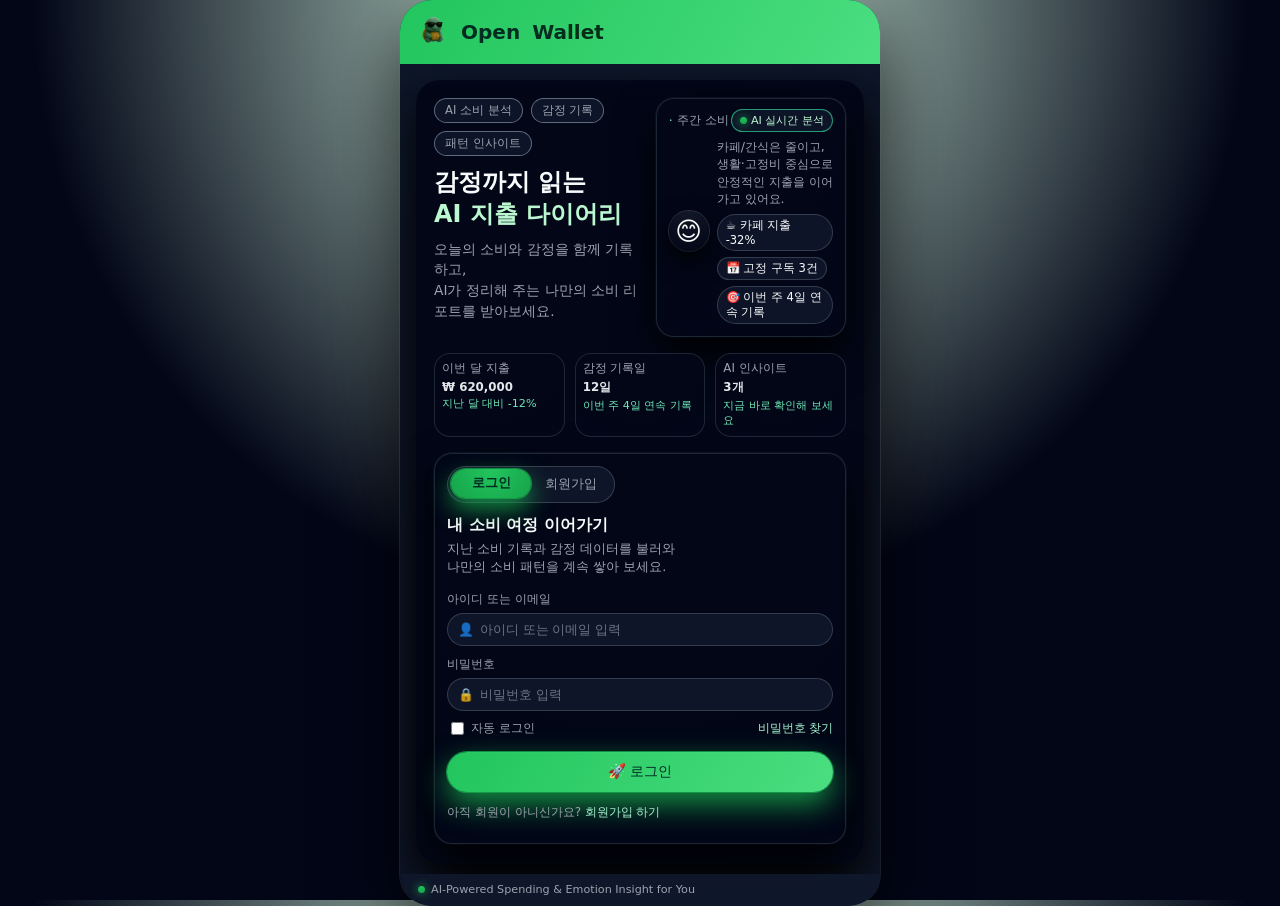
<file: login.html>
<!-- login.html -->
 <!--2025-12-07-->
<!DOCTYPE html>
<html lang="ko">
<head>
  <meta charset="UTF-8" />
  <title>Open Wallet - 로그인</title>
  <meta name="viewport" content="width=device-width, initial-scale=1.0" />
  <link rel="stylesheet" href="CSS/login.css" />
</head>
<body>
  <div class="app-shell">
    <!-- 헤더 -->
    <header class="top-header">
      <div class="logo-area">
        <div class="logo-img">
        <img src="assets/turtle-mascot.png" alt="Open Wallet Logo" />
      </div>
    <span class="logo-title">Open</span>
    <span class="logo-title bold">Wallet</span>
  </div>
</header>
    <!-- 메인 콘텐츠 -->
    <main class="content">
      <div class="auth-content">
        <section class="auth-card">
          <!-- 히어로 영역 -->
          <div class="hero">
            <!-- 왼쪽 설명 -->
            <div class="hero-left">
              <div class="hero-chips">
                <span class="chip">AI 소비 분석</span>
                <span class="chip">감정 기록</span>
                <span class="chip">패턴 인사이트</span>
              </div>
              <h1 class="hero-title">
                감정까지 읽는<br />
                <span>AI 지출 다이어리</span>
              </h1>
              <p class="hero-sub">
                오늘의 소비와 감정을 함께 기록하고,<br />
                AI가 정리해 주는 나만의 소비 리포트를 받아보세요.
              </p>
            </div>

            <!-- 오른쪽 무드 카드 -->
            <aside class="hero-right">
              <div class="mood-card">
                <div class="mood-header">
                  <div class="mood-header-main">
                    <span class="mood-dot">·</span>
                    <span class="mood-label">주간 소비</span>
                    
                  </div>
                  <span class="mood-pill">
                    <span class="dot"></span>
                    AI 실시간 분석
                  </span>
                </div>
                <div class="mood-main">
                  <div class="mood-emoji">😊</div>
                  <div class="mood-text">
                    <p class="mood-desc">
                      카페/간식은 줄이고, 생활·고정비 중심으로 안정적인 지출을 이어가고 있어요.
                    </p>
                    <div class="mood-tags">
                      <span class="mood-tag">☕ 카페 지출 -32%</span>
                      <span class="mood-tag">📅 고정 구독 3건</span>
                      <span class="mood-tag">🎯 이번 주 4일 연속 기록</span>
                    </div>
                  </div>
                </div>
              </div>
            </aside>
          </div>

          <!-- 지표 섹션 -->
          <div class="metrics-row">
            <div class="metric-card">
              <span class="metric-label">이번 달 지출</span>
              <span class="metric-value">₩ 620,000</span>
              <span class="metric-sub">지난 달 대비 -12%</span>
            </div>
            <div class="metric-card">
              <span class="metric-label">감정 기록일</span>
              <span class="metric-value">12일</span>
              <span class="metric-sub">이번 주 4일 연속 기록</span>
            </div>
            <div class="metric-card">
              <span class="metric-label">AI 인사이트</span>
              <span class="metric-value">3개</span>
              <span class="metric-sub">지금 바로 확인해 보세요</span>
            </div>
          </div>

          <!-- 로그인 / 회원가입 패널 -->
          <section class="auth-panel">
            <!-- 탭 -->
            <div class="auth-tabs">
              <button
                id="tab-login"
                class="auth-tab active"
                type="button"
                data-target="login"
              >
                로그인
              </button>
              <button
                id="tab-signup"
                class="auth-tab"
                type="button"
                data-target="signup"
              >
                회원가입
              </button>
            </div>

            <!-- 로그인 패널 -->
            <div id="panel-login" class="auth-form-panel active">
              <h2 class="panel-title">내 소비 여정 이어가기</h2>
              <p class="panel-sub">
                지난 소비 기록과 감정 데이터를 불러와<br />
                나만의 소비 패턴을 계속 쌓아 보세요.
              </p>

              <div class="form-group">
                <label for="login-id">아이디 또는 이메일</label>
                <div class="field-wrap">
                  <span class="field-icon">👤</span>
                  <input
                    id="login-id"
                    type="text"
                    placeholder="아이디 또는 이메일 입력"
                  />
                </div>
              </div>

              <div class="form-group">
                <label for="login-pw">비밀번호</label>
                <div class="field-wrap">
                  <span class="field-icon">🔒</span>
                  <input
                    id="login-pw"
                    type="password"
                    placeholder="비밀번호 입력"
                  />
                </div>
              </div>

              <div class="form-row-small">
                <label class="checkbox-row">
                  <input type="checkbox" />
                  <span>자동 로그인</span>
                </label>
                <button class="link-text small" type="button">
                  비밀번호 찾기
                </button>
              </div>

              <div class="btn-row">
                <button
                  id="btn-login-submit"
                  type="button"
                  class="btn btn-fill"
                >
                  <span class="btn-icon">🚀</span>
                  <span>로그인</span>
                </button>
              </div>

              <p class="panel-bottom-text">
                아직 회원이 아니신가요?
                <button
                  id="link-go-signup"
                  type="button"
                  class="link-text"
                >
                  회원가입 하기
                </button>
              </p>
            </div>

            <!-- 회원가입 패널 -->
            <div id="panel-signup" class="auth-form-panel">
              <h2 class="panel-title">새 계정으로 시작하기</h2>
              <p class="panel-sub">
                오늘부터의 소비와 감정을 함께 기록하고,<br />
                AI 인사이트를 받아보세요.
              </p>

              <div class="form-group">
                <label for="signup-id">아이디</label>
                <div class="field-wrap">
                  <span class="field-icon">👤</span>
                  <input
                    id="signup-id"
                    type="text"
                    placeholder="아이디 입력"
                  />
                </div>
              </div>

              <div class="form-group">
                <label for="signup-pw">비밀번호</label>
                <div class="field-wrap">
                  <span class="field-icon">🔒</span>
                  <input
                    id="signup-pw"
                    type="password"
                    placeholder="8자 이상, 영문/숫자 조합"
                  />
                </div>
              </div>

              <div class="form-group">
                <label for="signup-pw2">비밀번호 확인</label>
                <div class="field-wrap">
                  <span class="field-icon">✅</span>
                  <input
                    id="signup-pw2"
                    type="password"
                    placeholder="비밀번호 한 번 더 입력"
                  />
                </div>
                <div id="signup-note" class="form-note"></div>
              </div>

              <div class="btn-row">
                <button
                  id="btn-signup-submit"
                  type="button"
                  class="btn btn-fill"
                >
                  <span class="btn-icon">✨</span>
                  <span>회원가입</span>
                </button>
              </div>

              <p class="panel-bottom-text">
                이미 회원이신가요?
                <button
                  id="link-go-login"
                  type="button"
                  class="link-text"
                >
                  로그인으로 돌아가기
                </button>
              </p>
            </div>
          </section>
        </section>
      </div>
    </main>

    <!-- 푸터 -->
    <footer class="auth-footer">
      <span class="status-dot"></span>
      <span class="footer-text">
        AI-Powered Spending &amp; Emotion Insight for You
      </span>
    </footer>
  </div>

  <!-- 토스트 -->
  <div id="auth-toast" class="auth-toast"></div>

  <script src="Js/login.js"></script>
</body>
</html>
</file>
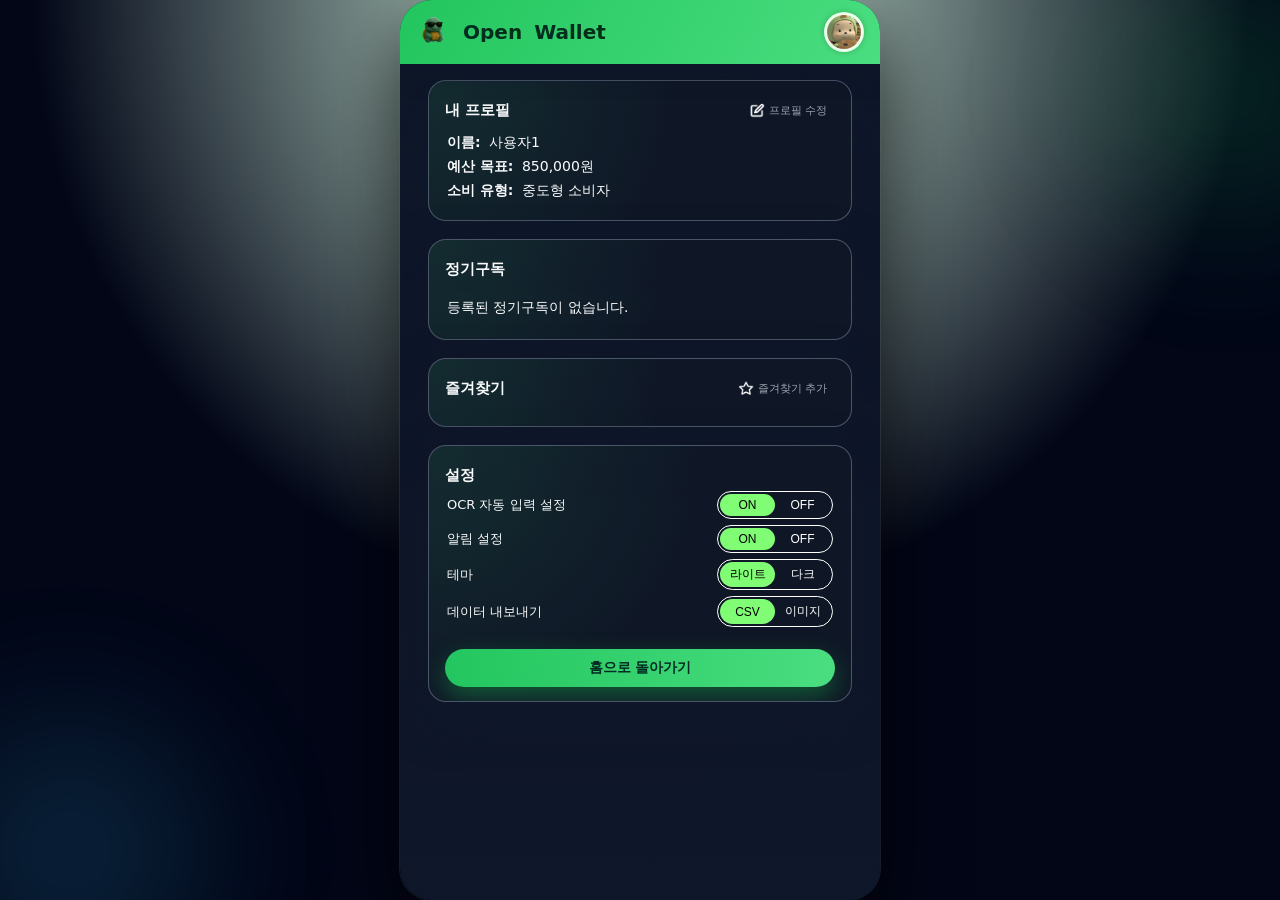
<file: Profile.html>
<!--Profile.html-->
<!--2025-12-07-->
<!DOCTYPE html>
<html lang="ko">
<head>
  <meta charset="UTF-8" />
  <meta name="viewport" content="width=device-width, initial-scale=1.0" />
  <title>Open Wallet - Profile</title>

  <!-- 프로필 전용 CSS -->
  <link rel="stylesheet" href="CSS/profile.css" />
  <link rel="stylesheet" href="CSS/styles.css" />
</head>
<body>
  <div id="app-root">
    <div class="app-shell">
      <!-- 헤더: 메인과 동일 -->
      <header class="top-header">
        <div class="logo-area">
          <img src="assets/turtle-mascot.png" alt="Open Wallet Logo" class="logo-img" />
          <span class="logo-title bold">Open</span>
          <span class="logo-title bold">Wallet</span>
        </div>
        <button class="profile-btn" type="button" onclick="location.href='Profile.html'">
          <div class="profile-icon">
            <img src="assets/profile-jjeong.png" alt="사용자 프로필 이미지" />
          </div>
        </button>
      </header>

      <main class="content">

      <!-- 내 프로필 -->
      <section class="profile-section">
        <div class="profile-card">
          <div class="profile-card-inner">
            <div class="profile-section-header">
              <h2 class="profile-section-title">내 프로필</h2>
              <!-- ✅ 프로필 수정 버튼에 id 추가 -->
              <button type="button" class="text-icon-btn" id="profileEditBtn">
                <img src="assets/profileEdit.png" alt="" class="icon-img" />
                <span>프로필 수정</span>
              </button>
            </div>

            <!-- ✅ 표시용 영역 -->
            <div class="profile-info" id="profileView">
              <p>
                <span class="profile-label">이름:</span>
                <span id="profileNameDisplay">사용자1</span>
              </p>
              <p>
                <span class="profile-label">예산 목표:</span>
                <span id="profileBudgetDisplay">850,000원</span>
              </p>
              <p>
                <span class="profile-label">소비 유형:</span>
                <span id="profileTypeDisplay">중도형 소비자</span>
              </p>
            </div>

            <!-- ✅ 수정용 폼 (처음엔 숨김) -->
            <form id="profileEditForm" class="profile-edit-form" style="display: none;">
              <div class="profile-edit-row">
                <label for="profileNameInput" class="profile-edit-label">이름</label>
                <input
                  id="profileNameInput"
                  type="text"
                  class="profile-edit-input"
                  placeholder="이름을 입력하세요"
                />
              </div>

              <div class="profile-edit-row">
                <label for="profileBudgetInput" class="profile-edit-label">예산 목표 (원)</label>
                <input
                  id="profileBudgetInput"
                  type="number"
                  min="0"
                  class="profile-edit-input"
                  placeholder="예: 850000"
                />
              </div>

              <div class="profile-edit-row">
                <label for="profileTypeInput" class="profile-edit-label">소비 유형</label>
                <input
                  id="profileTypeInput"
                  type="text"
                  class="profile-edit-input"
                  placeholder="예: 중도형 소비자"
                />
              </div>

              <div class="profile-edit-actions">
                <button type="submit" class="profile-save-btn">저장</button>
                <button type="button" class="profile-cancel-btn" id="profileEditCancelBtn">
                  취소
                </button>
              </div>
            </form>
          </div>
        </div>
      </section>

      <!-- 정기구독 -->
      <section class="profile-section" id="subscribeSection">
        <div class="profile-card">
          <div class="profile-card-inner">
            <div class="profile-section-header">
              <h2 class="profile-section-title">정기구독</h2>
              <div class="favorite-actions subscribe-actions">
              </div>
            </div>
            <ul class="favorite-list subscribe-list">
              <li class="favorite-item subscribe-item">
                <p class="favorite-name">상품명: 커피</p>
                <p class="favorite-meta">날짜: 매월 28일, 금액: 4,900원, 카테고리: 식비</p>
                <button class="favorite-delete-btn subscribe-delete-btn" data-id="UUID...">
                  <img src="assets/delete.png" class="favorite-delete-icon">
                </button>
              </li>
              <li class="favorite-item subscribe-item">
                <p class="favorite-name">상품명: 챗지피티</p>
                <p class="favorite-meta">날짜: 매월 20일, 금액: 32,751원, 카테고리: 기타</p>
                <button class="favorite-delete-btn subscribe-delete-btn" data-id="UUID...">
                  <img src="assets/delete.png" class="favorite-delete-icon">
                </button>
              </li>
            </ul>
          </div>
        </div>
      </section>

        <!-- 즐겨찾기 -->
        <section class="profile-section">
          <div class="profile-card">
            <div class = "profile-card-inner">
            <div class="profile-section-header">
              <h2 class="profile-section-title">즐겨찾기</h2>
              <div class="favorite-actions">
                <button type="button" class="text-icon-btn">
                  <img src="assets/star.png" alt="" class="icon-img" />
                  <span>즐겨찾기 추가</span>
                </button>
              </div>
            
            </div>
            <ul class="favorite-list">
              <li class="favorite-item">
                <p class="favorite-name">상품명: 커피</p>
                <p class="favorite-meta">금액: 4,900원, 카테고리: 식비</p>
                <button class="favorite-delete-btn" data-id="UUID...">
                  <img src="assets/delete.png" class="favorite-delete-icon">
                </button>
              </li>
              <li class="favorite-item">
                <p class="favorite-name">상품명: 챗지피티</p>
                <p class="favorite-meta">금액: 32,751원, 카테고리: 기타</p>
                <button class="favorite-delete-btn" data-id="UUID...">
                  <img src= "assets/delete.png" class="favorite-delete-icon">
                </button>
              </li>
            </ul>
          </div>
          </div>
        </section>

        <!-- 설정 -->
        <section class="profile-section">
          <div class="profile-card">
            <div class = "profile-card-inner">
            <h2 class="profile-section-title">설정</h2>

            <div class="setting-row">
              <span class="setting-label">OCR 자동 입력 설정</span>
              <div class="toggle-group">
                <button type="button" class="toggle-btn toggle-btn-active">ON</button>
                <button type="button" class="toggle-btn">OFF</button>
              </div>
            </div>

            <div class="setting-row">
              <span class="setting-label">알림 설정</span>
              <div class="toggle-group">
                <button type="button" class="toggle-btn toggle-btn-active">ON</button>
                <button type="button" class="toggle-btn">OFF</button>
              </div>
            </div>

            <div class="setting-row">
              <span class="setting-label">테마</span>
              <div class="toggle-group">
                <button type="button" class="toggle-btn toggle-btn-active">라이트</button>
                <button type="button" class="toggle-btn">다크</button>
              </div>
            </div>

            <div class="setting-row">
              <span class="setting-label">데이터 내보내기</span>
              <div class="toggle-group">
                <button type="button" class="toggle-btn toggle-btn-active">CSV</button>
                <button type="button" class="toggle-btn">이미지</button>
              </div>
            </div>
            <button
        type="button"
        class="back-home-btn"
        onclick="location.href='index.html'"
      >
        홈으로 돌아가기
      </button>
          </div>
          </div>
        </section>

      </main>
    </div>
  </div>
  <div class="add-panel-backdrop" id="addPanel">
    <div class="add-panel">
      <div class="add-panel-handle"></div>
      <div id="addPanelContent"></div>
    </div>
  </div>


  <script src="Js/Profile.js"></script>
</body>
</html>
</file>
<file: CSS/login.css>
/* CSS/login.css */
/* 2025-12-07 */
* {
  box-sizing: border-box;
}

:root {
  --ow-green: #76f36b;
  --ow-green-strong: #22c55e;
  --ow-bg: #050816;
  --ow-card-bg: rgba(17, 24, 39, 0.96);
  --ow-card-border: rgba(148, 163, 184, 0.45);
  --ow-text-main: #f9fafb;
  --ow-text-sub: #9ca3af;
  --ow-radius-lg: 18px;
}

html,
body {
  margin: 0;
  padding: 0;
  height: 100%;
}

body {
  margin: 0;
  font-family: "Noto Sans KR", system-ui, -apple-system, BlinkMacSystemFont,
    sans-serif;
  min-height: 100vh;
  color: var(--ow-text-main);
  background: radial-gradient(circle at top, #22c55e33 0, #020617 55%);
}

/* =========================
   app-shell
   ========================= */
.app-shell {
  width: 100%;
  max-width: 480px;
  margin: 0 auto;
  position: relative;
  min-height: 100vh;
  display: flex;
  flex-direction: column;
  border-radius: 32px;
  background: radial-gradient(circle at top, #022c22 0, #020617 40%, #020617);
  overflow: hidden;
  box-shadow:
    0 32px 80px rgba(0, 0, 0, 0.75),
    0 0 0 1px rgba(148, 163, 184, 0.25);
}

.app-shell::before {
  content: "";
  position: absolute;
  inset: 0;
  background: linear-gradient(135deg, #22c55e20, transparent 60%, #38bdf820);
  mix-blend-mode: screen;
  pointer-events: none;
}

/* =========================
   헤더
   ========================= */
.top-header {
  position: relative;
  height: 64px;
  background: linear-gradient(120deg, #22c55e, #4ade80, #22c55e);
  background-size: 200% 200%;
  display: flex;
  justify-content: space-between;
  align-items: center;
  padding: 0 16px;
  box-shadow: 0 8px 18px rgba(15, 23, 42, 0.65);
  animation: headerGlow 8s ease-in-out infinite;
  z-index: 2;
}

.logo-area { display: flex; align-items: center; gap: 10px; }
.logo-img {
  width: 35px;
  height: 35px;
  border-radius: 50%;
  object-fit: cover;
}

.logo-img img {
  width: 100%;
  height: 100%;
  object-fit: cover;
  border-radius: 50%;
  display: block;
}

.logo-title {
  font-size: 20px;
  line-height: 1;
  color: #022c22;
  font-weight: 600;
}

.logo-title.bold {
  margin-left: 2px;
  font-weight: 800;
  background: linear-gradient(90deg, #022c22, #052e16);
  -webkit-background-clip: text;
  color: transparent;
}

/* =========================
   메인 / 카드
   ========================= */
.content {
  position: relative;
  flex: 1;
  padding: 16px 16px 10px;
  overflow-y: auto;
  background: linear-gradient(
    180deg,
    rgba(15, 23, 42, 0.95),
    rgba(15, 23, 42, 0.98)
  );
  backdrop-filter: blur(18px);
}

.auth-content {
  display: flex;
}

.auth-card {
  position: relative;
  width: 100%;
  min-height: calc(100vh - 64px - 52px);
  border-radius: 24px;
  padding: 18px 18px 14px;
  background: radial-gradient(circle at top left, #020617, #020617f2);
  box-shadow:
    0 20px 48px rgba(0, 0, 0, 0.95),
    0 0 0 1px rgba(15, 23, 42, 0.95);
  animation: cardFadeIn 0.4s ease-out;
}

/* =========================
   히어로 영역
   ========================= */
.hero {
  display: grid;
  grid-template-columns: minmax(0, 1.2fr) minmax(0, 1.1fr);
  gap: 14px;
  margin-bottom: 16px;
}

.hero-left {
  display: flex;
  flex-direction: column;
}

.hero-chips {
  display: flex;
  flex-wrap: wrap;
  gap: 8px;
  margin-bottom: 10px;
}

.chip {
  font-size: 0.72rem;
  padding: 4px 10px;
  border-radius: 999px;
  border: 1px solid rgba(148, 163, 184, 0.6);
  background: rgba(15, 23, 42, 0.9);
  color: var(--ow-text-sub);
}

.hero-title {
  margin: 0 0 8px;
  font-size: 1.5rem;
  line-height: 1.35;
}

.hero-title span {
  color: #bbf7d0;
}

.hero-sub {
  margin: 0;
  font-size: 0.86rem;
  color: var(--ow-text-sub);
  line-height: 1.5;
}

/* 오른쪽 무드 카드 */
.hero-right {
  display: flex;
  justify-content: flex-end;
}

.mood-card {
  width: 100%;
  border-radius: 18px;
  padding: 10px 12px 12px;
  background: radial-gradient(circle at top left, #020617, #020617f2);
  border: 1px solid rgba(31, 41, 55, 0.95);
  box-shadow:
    0 18px 40px rgba(0, 0, 0, 0.95),
    0 0 0 1px rgba(15, 23, 42, 0.95);
  animation: floatCard 7s ease-in-out infinite;
}

.mood-header {
  display: flex;
  justify-content: space-between;
  align-items: center;
  margin-bottom: 6px;
}

/* 👉 한 줄 무드 헤더 */
.mood-header-main {
  display: inline-flex;
  align-items: center;
  gap: 4px;
  white-space: nowrap;
}

.mood-label {
  font-size: 0.78rem;
  color: var(--ow-text-sub);
}

.mood-dot {
  font-size: 0.78rem;
  color: #6ee7b7;
}

.mood-inline-title {
  font-size: 0.88rem;
  font-weight: 600;
  color: #e5e7eb;
}

.mood-pill {
  display: inline-flex;
  align-items: center;
  gap: 4px;
  border-radius: 999px;
  border: 1px solid rgba(52, 211, 153, 0.7);
  padding: 3px 8px;
  font-size: 0.7rem;
  color: #bbf7d0;
  background: rgba(15, 23, 42, 0.9);
}

.mood-pill .dot {
  width: 7px;
  height: 7px;
  border-radius: 999px;
  background: radial-gradient(circle at top, #22c55e, #16a34a);
  box-shadow: 0 0 10px rgba(34, 197, 94, 0.9);
}

.mood-main {
  display: flex;
  gap: 8px;
  align-items: center;
}

.mood-emoji {
  width: 40px;
  height: 40px;
  border-radius: 999px;
  display: flex;
  align-items: center;
  justify-content: center;
  font-size: 1.6rem;
  background: radial-gradient(circle at top, #111827, #020617);
  box-shadow:
    0 10px 24px rgba(0, 0, 0, 0.9),
    0 0 0 1px rgba(55, 65, 81, 0.9);
}

.mood-text {
  flex: 1;
}

.mood-desc {
  margin: 0;
  font-size: 0.78rem;
  color: var(--ow-text-sub);
  line-height: 1.4;
}

.mood-tags {
  display: flex;
  flex-wrap: wrap;
  gap: 6px;
  margin-top: 6px;
}

.mood-tag {
  font-size: 0.72rem;
  padding: 3px 8px;
  border-radius: 999px;
  background: rgba(15, 23, 42, 0.9);
  border: 1px solid rgba(55, 65, 81, 0.9);
}

/* =========================
   지표 섹션
   ========================= */
.metrics-row {
  display: grid;
  grid-template-columns: repeat(3, minmax(0, 1fr));
  gap: 10px;
  margin-bottom: 16px;
}

.metric-card {
  border-radius: 16px;
  padding: 7px 7px 8px;
  background: radial-gradient(circle at top, #020617, #020617f2);
  border: 1px solid rgba(31, 41, 55, 0.95);
  font-size: 0.74rem;
}

.metric-label {
  display: block;
  color: var(--ow-text-sub);
  margin-bottom: 3px;
}

.metric-value {
  display: block;
  font-weight: 600;
  color: #e5e7eb;
  margin-bottom: 2px;
}

.metric-sub {
  display: block;
  font-size: 0.7rem;
  color: #6ee7b7;
}

/* =========================
   로그인/회원가입 패널
   ========================= */
.auth-panel {
  border-radius: 18px;
  padding: 12px 12px 10px;
  background: radial-gradient(circle at top, #020617, #020617f2);
  border: 1px solid rgba(31, 41, 55, 0.95);
  box-shadow:
    0 18px 40px rgba(0, 0, 0, 0.95),
    0 0 0 1px rgba(15, 23, 42, 0.95);
  animation: slideUp 0.45s ease-out;
}

.auth-tabs {
  display: inline-flex;
  padding: 3px;
  border-radius: 999px;
  background: rgba(15, 23, 42, 0.95);
  border: 1px solid rgba(55, 65, 81, 0.95);
  margin-bottom: 12px;
}

.auth-tab {
  border: none;
  padding: 6px 14px;
  border-radius: 999px;
  font-size: 0.8rem;
  color: var(--ow-text-sub);
  background: transparent;
  cursor: pointer;
  min-width: 80px;
  transition:
    background 0.18s ease-out,
    color 0.18s ease-out,
    box-shadow 0.18s ease-out,
    transform 0.12s ease-out;
}

.auth-tab.active {
  background: radial-gradient(circle at top, #22c55e, #16a34a);
  color: #022c22;
  font-weight: 600;
  box-shadow:
    0 10px 24px rgba(22, 163, 74, 0.9),
    0 0 0 1px rgba(22, 163, 74, 0.8);
  transform: translateY(-1px);
}

.auth-form-panel {
  display: none;
  animation: fadeSlideIn 0.25s ease-out;
}

.auth-form-panel.active {
  display: block;
}

.panel-title {
  margin: 0 0 4px;
  font-size: 1rem;
}

.panel-sub {
  margin: 0 0 14px;
  font-size: 0.8rem;
  color: var(--ow-text-sub);
  line-height: 1.45;
}

/* 폼 공통 */
.form-group {
  display: flex;
  flex-direction: column;
  gap: 5px;
  margin-top: 10px;
}

.form-group label {
  font-size: 0.76rem;
  color: var(--ow-text-sub);
}

.field-wrap {
  position: relative;
  display: flex;
  align-items: center;
  border-radius: 999px;
  padding: 7px 10px 7px 30px;
  border: 1px solid rgba(55, 65, 81, 0.9);
  background: rgba(15, 23, 42, 0.95);
  transition:
    border-color 0.18s ease-out,
    box-shadow 0.18s ease-out,
    background 0.18s ease-out;
}

.field-wrap:focus-within {
  border-color: rgba(52, 211, 153, 0.9);
  box-shadow:
    0 0 0 1px rgba(52, 211, 153, 0.8),
    0 0 16px rgba(16, 185, 129, 0.45);
  background: rgba(15, 23, 42, 0.98);
}

.field-wrap input {
  flex: 1;
  border: none;
  outline: none;
  background: transparent;
  color: var(--ow-text-main);
  font-size: 0.82rem;
}

.field-wrap input::placeholder {
  color: #6b7280;
}

.field-icon {
  position: absolute;
  left: 10px;
  font-size: 0.8rem;
  opacity: 0.9;
}

.form-row-small {
  display: flex;
  justify-content: space-between;
  align-items: center;
  margin: 8px 0 14px;
  font-size: 0.75rem;
  color: var(--ow-text-sub);
}

.checkbox-row {
  display: inline-flex;
  align-items: center;
  gap: 4px;
}

.checkbox-row input {
  accent-color: var(--ow-green-strong);
}

/* 버튼 */
.btn-row {
  display: flex;
  gap: 10px;
  margin-top: 8px;
}

.btn {
  flex: 1;
  border-radius: 999px;
  border: 1px solid rgba(55, 65, 81, 0.9);
  padding: 10px 12px;
  font-size: 0.85rem;
  cursor: pointer;
  background: rgba(15, 23, 42, 0.9);
  color: var(--ow-text-main);
  display: inline-flex;
  align-items: center;
  justify-content: center;
  gap: 4px;
  transition:
    transform 0.12s ease-out,
    box-shadow 0.16s ease-out,
    background 0.16s ease-out,
    border-color 0.16s ease-out;
}

.btn-fill {
  background: linear-gradient(
    120deg,
    var(--ow-green-strong),
    #4ade80,
    var(--ow-green-strong)
  );
  border-color: transparent;
  color: #022c22;
  box-shadow:
    0 12px 30px rgba(22, 163, 74, 0.9),
    0 0 0 1px rgba(22, 163, 74, 0.85);
  background-size: 200% 200%;
  animation: btnGlow 7s ease-in-out infinite;
}

.btn:hover {
  transform: translateY(-1px);
  box-shadow:
    0 14px 32px rgba(0, 0, 0, 0.9),
    0 0 0 1px rgba(148, 163, 184, 0.7);
}

.btn:active {
  transform: translateY(1px) scale(0.99);
  box-shadow:
    0 8px 20px rgba(0, 0, 0, 0.85),
    0 0 0 1px rgba(55, 65, 81, 0.8);
}

.btn-icon {
  font-size: 0.9rem;
}

.link-text {
  border: none;
  background: none;
  color: #a7f3d0;
  font-size: 0.75rem;
  cursor: pointer;
  padding: 0;
}

.link-text.small {
  font-size: 0.72rem;
}

.link-text:hover {
  text-decoration: underline;
}

.panel-bottom-text {
  margin-top: 12px;
  font-size: 0.75rem;
  color: var(--ow-text-sub);
}

/* 회원가입 비밀번호 안내 */
.form-note {
  min-height: 16px;
  font-size: 0.72rem;
  margin-top: 4px;
}

.form-note.ok {
  color: #bbf7d0;
}

.form-note.error {
  color: #fecaca;
}

/* =========================
   푸터 & 토스트
   ========================= */
.auth-footer {
  position: relative;
  z-index: 1;
  padding: 8px 18px 10px;
  border-top: 1px solid rgba(15, 23, 42, 0.95);
  display: flex;
  align-items: center;
  gap: 6px;
  font-size: 0.7rem;
  color: var(--ow-text-sub);
  background: linear-gradient(
    180deg,
    rgba(15, 23, 42, 0.96),
    rgba(15, 23, 42, 0.98)
  );
}

.status-dot {
  width: 7px;
  height: 7px;
  border-radius: 999px;
  background: radial-gradient(circle at top, #22c55e, #16a34a);
  box-shadow: 0 0 10px rgba(34, 197, 94, 0.9);
}

.footer-text {
  white-space: nowrap;
  overflow: hidden;
  text-overflow: ellipsis;
}

.auth-toast {
  position: fixed;
  left: 50%;
  bottom: -80px;
  transform: translateX(-50%);
  background: rgba(15, 23, 42, 0.98);
  color: #e5e7eb;
  padding: 9px 14px;
  border-radius: 999px;
  font-size: 0.78rem;
  box-shadow:
    0 16px 40px rgba(0, 0, 0, 0.95),
    0 0 0 1px rgba(148, 163, 184, 0.65);
  opacity: 0;
  transition: bottom 0.25s ease-out, opacity 0.25s ease-out;
  z-index: 40;
  max-width: 90%;
  white-space: nowrap;
  overflow: hidden;
  text-overflow: ellipsis;
}

.auth-toast.show {
  bottom: 96px;
  opacity: 1;
}

/* 스크롤바 */
*::-webkit-scrollbar {
  width: 5px;
  height: 5px;
}
*::-webkit-scrollbar-track {
  background: transparent;
}
*::-webkit-scrollbar-thumb {
  background-color: #4b5563;
  border-radius: 999px;
}
*::-webkit-scrollbar-thumb:hover {
  background-color: #9ca3af;
}

/* 애니메이션 */
@keyframes headerGlow {
  0%,
  100% {
    background-position: 0% 50%;
  }
  50% {
    background-position: 100% 50%;
  }
}

@keyframes btnGlow {
  0%,
  100% {
    background-position: 0% 50%;
  }
  50% {
    background-position: 100% 50%;
  }
}

@keyframes fadeSlideIn {
  from {
    opacity: 0;
    transform: translateY(6px);
  }
  to {
    opacity: 1;
    transform: translateY(0);
  }
}

@keyframes floatCard {
  0%,
  100% {
    transform: translateY(0);
  }
  50% {
    transform: translateY(-4px);
  }
}

@keyframes slideUp {
  from {
    opacity: 0;
    transform: translateY(12px);
  }
  to {
    opacity: 1;
    transform: translateY(0);
  }
}

@keyframes cardFadeIn {
  from {
    opacity: 0;
    transform: translateY(8px);
  }
  to {
    opacity: 1;
    transform: translateY(0);
  }
}

/* 반응형 */
@media (max-width: 520px) {
  .app-shell {
    border-radius: 0;
    max-width: 100%;
  }

  .hero {
    grid-template-columns: minmax(0, 1fr);
  }

  .mood-header-main {
    max-width: 100%;
  }
}
</file>
<file: CSS/profile.css>
* {
  box-sizing: border-box;
}

:root {
  --ow-green: #76f36b;
  --ow-green-strong: #22c55e;
  --ow-bg: #050816;
  --ow-card-bg: rgba(17, 24, 39, 0.82);
  --ow-card-border: rgba(148, 163, 184, 0.45);
  --ow-text-main: #f9fafb;
  --ow-text-sub: #9ca3af;
  --ow-radius-lg: 18px;
}

/* 전체 배경 */
body {
  margin: 0;
  font-family: "Noto Sans KR", system-ui, -apple-system, BlinkMacSystemFont,
    sans-serif;
  min-height: 100vh;
  color: var(--ow-text-main);
  background: radial-gradient(circle at top, #22c55e33 0, #020617 55%);
  position: relative;
  display: block;
  overflow: auto;
}

body::before,
body::after {
  content: "";
  position: fixed;
  width: 420px;
  height: 420px;
  border-radius: 999px;
  filter: blur(60px);
  opacity: 0.6;
  z-index: -1;
  pointer-events: none;
}
body::before {
  top: -120px;
  right: -160px;
  background: radial-gradient(circle, #22c55e55, transparent 70%);
}
body::after {
  bottom: -160px;
  left: -140px;
  background: radial-gradient(circle, #38bdf855, transparent 70%);
}

/* 모바일 카드 프레임 */
.app-shell {
  width: 100%;
  max-width: 480px;
  margin: 0 auto;
  position: relative;
  min-height: 100vh;
  display: flex;
  flex-direction: column;
  border-radius: 32px;
  background: radial-gradient(circle at top, #022c22 0, #020617 40%, #020617 100%);
  overflow: hidden;
  box-shadow:
    0 32px 80px rgba(0, 0, 0, 0.75),
    0 0 0 1px rgba(148, 163, 184, 0.25);
}

.app-shell::before {
  content: "";
  position: absolute;
  inset: 0;
  background: linear-gradient(135deg, #22c55e20, transparent 60%, #38bdf820);
  mix-blend-mode: screen;
  pointer-events: none;
}

/* 헤더 */
.top-header {
  position: relative;
  height: 64px;
  background: linear-gradient(120deg, #22c55e, #4ade80, #22c55e);
  background-size: 200% 200%;
  display: flex;
  justify-content: space-between;
  align-items: center;
  padding: 0 16px;
  box-shadow: 0 8px 18px rgba(15, 23, 42, 0.65);
  animation: headerGlow 8s ease-in-out infinite;
  z-index: 2;
}

.logo-area {
  display: flex;
  align-items: center;
  gap: 10px;
}

.logo-img {
  width: 35px;
  height: 35px;
  border-radius: 50%;
  object-fit: cover;
}

.logo-title {
  font-size: 20px;
  line-height: 1;
  color: #022c22;
  font-weight: 600;
}
.logo-title.bold {
  margin-left: 2px;
  font-weight: 800;
  background: linear-gradient(90deg, #022c22, #052e16);
  -webkit-background-clip: text;
  color: transparent;
}

/* 프로필 버튼 */
.profile-btn {
  background: none;
  border: none;
  padding: 0;
  cursor: pointer;
}

.profile-icon {
  width: 40px;
  height: 40px;
  border-radius: 50%;
  background-color: #eaffea;
  display: flex;
  align-items: center;
  justify-content: center;
  box-shadow: 0 0 6px rgba(0, 0, 0, 0.2);
  overflow: hidden;
}

.profile-icon img {
  width: 85%;
  height: 85%;
  border-radius: 50%;
  object-fit: cover;
}

/* 메인 컨텐츠 */
.content {
  position: relative;
  flex: 1;
  padding: 16px 16px 80px;
  overflow-y: auto;
  background: linear-gradient(
    180deg,
    rgba(15, 23, 42, 0.95),
    rgba(15, 23, 42, 0.98)
  );
  backdrop-filter: blur(18px);
  z-index: 1;
}

/* ================= 공통 프로필 섹션 ================= */

.profile-section {
  margin: 0 12px 18px;
}

.profile-card {
  padding: 0;
  background: transparent;
  border: none;
  box-shadow: none;
}

/* 실제 카드 */
.profile-card-inner {
  position: relative;
  background: var(--ow-card-bg);
  border-radius: var(--ow-radius-lg);
  border: 1px solid var(--ow-card-border);
  padding: 16px 16px 14px;
  box-shadow: 0 18px 45px rgba(15, 23, 42, 0.85);
  overflow: hidden;
}

.profile-card-inner::before {
  content: "";
  position: absolute;
  inset: 0;
  background: radial-gradient(circle at top left, #22c55e22, transparent 55%);
  mix-blend-mode: screen;
  opacity: 0.9;
  pointer-events: none;
}

.profile-section-header {
  display: flex;
  align-items: center;
  justify-content: space-between;
  gap: 8px;
  margin-bottom: 10px;
}

.profile-section-title {
  font-size: 15px;
  font-weight: 600;
  margin: 4px 0;
}

.profile-divider {
  display: none;
}

/* 프로필 텍스트 */
.profile-info p {
  font-size: 14px;
  margin: 6px 2px;
}

.profile-label {
  font-weight: 600;
  margin-right: 4px;
}

/* 텍스트 + 아이콘 버튼 */
.text-icon-btn {
  border: none;
  background: transparent;
  display: inline-flex;
  align-items: center;
  gap: 4px;
  font-size: 11px;
  color: var(--ow-text-sub);
  cursor: pointer;
  padding: 4px 8px;
  border-radius: 999px;
  transition: background-color 0.15s, color 0.15s;
}

.text-icon-btn:hover {
  background-color: rgba(148, 163, 184, 0.18);
  color: #e5e7eb;
}

.icon-img {
  width: 16px;
  height: 16px;
  object-fit: contain;
}

/* ================= 즐겨찾기 / 정기지출 리스트 공통 ================= */

.favorite-actions {
  display: flex;
  align-items: center;
  gap: 4px;
}

/* 리스트 래퍼 */
.favorite-list {
  list-style: none;
  padding: 0;
  margin: 4px 2px 0;
}

/* 각 항목: 왼쪽 텍스트 / 오른쪽 쓰레기통 버튼 */
.favorite-item {
  display: flex;
  justify-content: space-between;
  align-items: center;
  gap: 8px;
  padding: 6px 0;
  border-bottom: 1px dashed rgba(148, 163, 184, 0.4);
}

.favorite-item:last-child {
  border-bottom: none;
}

/* 왼쪽 텍스트 묶음 */
.favorite-left {
  display: flex;
  flex-direction: column;
  min-width: 0;
}

.favorite-name {
  margin: 0 0 2px;
  font-size: 14px;
  font-weight: 500;
}

.favorite-meta {
  margin: 0;
  font-size: 11px;
  color: var(--ow-text-sub);
}

/* 오른쪽 쓰레기통 버튼 */
.favorite-delete-btn {
  border: none;
  background: transparent;
  padding: 4px;
  cursor: pointer;
  display: flex;
  align-items: center;
  justify-content: center;
}

.favorite-delete-icon {
  width: 18px;
  height: 18px;
  opacity: 0.8;
}

.favorite-delete-btn:hover .favorite-delete-icon {
  opacity: 1;
}

/* ================= 설정 영역 ================= */

.setting-row {
  display: flex;
  align-items: center;
  justify-content: space-between;
  gap: 12px;
  margin: 6px 2px;
}

.setting-label {
  font-size: 13px;
}

/* 토글 버튼 그룹 */
.toggle-group {
  display: inline-flex;
  border-radius: 999px;
  border: 1px solid white;
  padding: 2px;
}

.toggle-btn {
  border: none;
  background: transparent;
  padding: 4px 0;
  width: 55px;
  font-size: 12px;
  color: white;
  cursor: pointer;
  border-radius: 999px;
  text-align: center;
  transition: background-color 0.15s, color 0.15s;
}

.toggle-btn-active {
  background-color: #80fc75;
  color: black;
}

/* ================= 뒤로가기 버튼 ================= */

.back-home-btn {
  width: 100%;
  margin-top: 16px;
  padding: 10px 0;
  border: none;
  border-radius: 999px;
  font-size: 14px;
  font-weight: 600;
  cursor: pointer;

  background: linear-gradient(90deg, #22c55e, #4ade80);
  color: #022c22;
  box-shadow: 0 10px 25px rgba(22, 163, 74, 0.45);
  transition: transform 0.12s ease, box-shadow 0.12s ease, filter 0.12s ease;
}

.back-home-btn:hover {
  filter: brightness(1.04);
  box-shadow: 0 12px 30px rgba(22, 163, 74, 0.6);
  transform: translateY(-1px);
}

.back-home-btn:active {
  transform: translateY(0);
  box-shadow: 0 6px 16px rgba(22, 163, 74, 0.45);
}

/* ================= 프로필 수정 폼 ================= */

.profile-edit-form {
  margin-top: 10px;
  padding-top: 10px;
  border-top: 1px dashed rgba(148, 163, 184, 0.5);
}

.profile-edit-row {
  display: flex;
  flex-direction: column;
  gap: 4px;
  margin-bottom: 10px;
}

.profile-edit-label {
  font-size: 12px;
  color: var(--ow-text-sub);
}

.profile-edit-input {
  border-radius: 999px;
  border: 1px solid rgba(148, 163, 184, 0.6);
  background-color: rgba(15, 23, 42, 0.8);
  color: var(--ow-text-main);
  padding: 6px 12px;
  font-size: 13px;
  outline: none;
}

.profile-edit-input:focus {
  border-color: var(--ow-green-strong);
  box-shadow: 0 0 0 1px rgba(34, 197, 94, 0.4);
}

.profile-edit-actions {
  display: flex;
  justify-content: flex-end;
  gap: 8px;
  margin-top: 6px;
}

.profile-save-btn,
.profile-cancel-btn {
  border: none;
  border-radius: 999px;
  padding: 6px 14px;
  font-size: 13px;
  cursor: pointer;
}

.profile-save-btn {
  background: linear-gradient(90deg, #22c55e, #4ade80);
  color: #022c22;
  font-weight: 600;
  box-shadow: 0 6px 16px rgba(22, 163, 74, 0.45);
}

.profile-save-btn:hover {
  filter: brightness(1.03);
}

.profile-cancel-btn {
  background-color: rgba(15, 23, 42, 0.9);
  color: var(--ow-text-sub);
  border: 1px solid rgba(148, 163, 184, 0.6);
}
</file>
<file: CSS/styles.css>
/* CSS/style.css */
/* 2025-12-07 */

* { box-sizing: border-box; }

    :root {
      --ow-green: #76f36b;
      --ow-green-strong: #22c55e;
      --ow-bg: #050816;
      --ow-card-bg: rgba(17, 24, 39, 0.82);
      --ow-card-border: rgba(148, 163, 184, 0.45);
      --ow-text-main: #f9fafb;
      --ow-text-sub: #9ca3af;
      --ow-radius-lg: 18px;
    }

    body {
      margin: 0;
      font-family: "Noto Sans KR", system-ui, -apple-system, BlinkMacSystemFont, sans-serif;
      min-height: 100vh;
      color: var(--ow-text-main);
      background: radial-gradient(circle at top, #22c55e33 0, #020617 55%);
      position: relative;
      display: block;
      overflow: auto;
    }

    body::before,
    body::after {
      content: "";
      position: fixed;
      width: 420px;
      height: 420px;
      border-radius: 999px;
      filter: blur(60px);
      opacity: 0.6;
      z-index: -1;
      pointer-events: none;
    }
    body::before {
      top: -120px;
      right: -160px;
      background: radial-gradient(circle, #22c55e55, transparent 70%);
    }
    body::after {
      bottom: -160px;
      left: -140px;
      background: radial-gradient(circle, #38bdf855, transparent 70%);
    }

    .app-shell {
      width: 100%;
      max-width: 480px;
      margin: 0 auto;
      position: relative;
      min-height: 100vh;
      display: flex;
      flex-direction: column;
      border-radius: 32px;
      background: radial-gradient(circle at top, #022c22 0, #020617 40%, #020617 100%);
      overflow: hidden;
      box-shadow:
        0 32px 80px rgba(0, 0, 0, 0.75),
        0 0 0 1px rgba(148, 163, 184, 0.25);
    }

    .app-shell::before {
      content: "";
      position: absolute;
      inset: 0;
      background: linear-gradient(135deg, #22c55e20, transparent 60%, #38bdf820);
      mix-blend-mode: screen;
      pointer-events: none;
    }

    .top-header {
      position: relative;
      height: 64px;
      background: linear-gradient(120deg, #22c55e, #4ade80, #22c55e);
      background-size: 200% 200%;
      display: flex;
      justify-content: space-between;
      align-items: center;
      padding: 0 16px;
      box-shadow: 0 8px 18px rgba(15, 23, 42, 0.65);
      animation: headerGlow 8s ease-in-out infinite;
      z-index: 2;
    }
    .logo-area { display: flex; align-items: center; gap: 10px; }
    .logo-img {
  width: 35px;
  height: 35px;
  border-radius: 50%;
  object-fit: cover;
}
    .logo-title { font-size: 20px; line-height: 1; color: #022c22; font-weight: 600; }
    .logo-title.bold {
      margin-left: 2px;
      font-weight: 800;
      background: linear-gradient(90deg, #022c22, #052e16);
      -webkit-background-clip: text;
      color: transparent;
    }
 .profile-btn {
  background: none;
  border: none;
  padding: 0;
  cursor: pointer;
}

.profile-icon {
  width: 40px;
  height: 40px;
  border-radius: 50%;
  background-color: #eaffea; /* OW green 계열 배경 */
  display: flex;
  align-items: center;
  justify-content: center;
  box-shadow: 0 0 6px rgba(0, 0, 0, 0.2);
  overflow: hidden;
}

.profile-icon img {
  width: 85%;      /* 이미지가 원 안에 작게 들어가게 */
  height: 85%;
  border-radius: 50%;
  object-fit: cover;
}


    .content {
      position: relative;
      flex: 1;
      padding: 16px 16px 80px;
      overflow-y: auto;
      background: linear-gradient(180deg, rgba(15, 23, 42, 0.95), rgba(15, 23, 42, 0.98));
      backdrop-filter: blur(18px);
      z-index: 1;
    }

    /* 페이지 공통 */
    .page {
      display: none;
      min-height: calc(100vh - 64px - 64px);
    }
    .page.active {
      display: block;
    }

    .label {
      font-size: 0.78rem;
      color: var(--ow-text-sub);
      margin: 0 0 4px;
      letter-spacing: 0.02em;
      text-transform: uppercase;
    }
    .sub-label {
      font-size: 0.8rem;
      color: var(--ow-text-sub);
      margin: 4px 0 0;
    }
    .point { font-weight: 700; color: #f97316; }

    .chat-summary {
      display: flex;
      flex-direction: column;
      align-items: flex-start;
      margin-top: 12px;
      margin-left: 4px;
    }
    .chat-summary .bubble {
      position: relative;
      background: radial-gradient(circle at top left, #4ade8020, #22c55e33);
      color: #e5fbe4;
      border-radius: 16px;
      padding: 8px 12px;
      font-size: 0.85rem;
      line-height: 1.4;
      margin-top: 4px;
      margin-left: 3px;
      box-shadow:
        0 10px 22px rgba(0, 0, 0, 0.65),
        0 0 0 1px rgba(52, 211, 153, 0.4);
      max-width: 92%;
      overflow: hidden;
      text-overflow: ellipsis;
      display: -webkit-box;
      -webkit-line-clamp: 2;
      -webkit-box-orient: vertical;
      word-break: keep-all;
      overflow-wrap: break-word;
    }
    .chat-summary .bubble::after {
      content: "";
      position: absolute;
      bottom: -1px;
      left: -8px;
      width: 0;
      height: 0;
      border-width: 10px 10px 0 10px;
      border-style: solid;
      border-color: #15803dcc transparent transparent transparent;
      transform: rotate(175deg);
    }

    .view-tabs {
      display: flex;
      gap: 8px;
      margin-top: 16px;
      margin-bottom: 4px;
    }
    .view-tab {
      flex: 1;
      border-radius: 999px;
      border: 1px solid rgba(148, 163, 184, 0.6);
      background: rgba(15, 23, 42, 0.9);
      color: #e5e7eb;
      font-size: 0.8rem;
      padding: 7px 0;
      cursor: pointer;
    }
    .view-tab.active {
      background: radial-gradient(circle at top, #f9fafb, #e5e7eb);
      color: #020617;
      border-color: transparent;
      box-shadow: 0 8px 18px rgba(15, 23, 42, 0.8);
    }

    .calendar-card {
      position: relative;
      background: radial-gradient(circle at top, #020617, #020617f2);
      margin-top: 16px;
      padding: 12px 14px 16px;
      border-radius: 20px;
      box-shadow:
        0 16px 40px rgba(0, 0, 0, 0.9),
        0 0 0 1px rgba(148, 163, 184, 0.45);
      display: none;
    }
    .calendar-card.active { display: block; }

    .calendar-header {
      display: flex;
      align-items: center;
      justify-content: space-between;
      margin-top: 6px;
      margin-bottom: 8px;
      font-size: 0.9rem;
    }
    .calendar-month-label { font-weight: 600; }
    .calendar-nav-btn {
      border-radius: 999px;
      border: none;
      width: 26px;
      height: 26px;
      display: flex;
      align-items: center;
      justify-content: center;
      background: rgba(15, 23, 42, 0.9);
      color: #e5e7eb;
      cursor: pointer;
    }
    .calendar-weekdays {
      display: grid;
      grid-template-columns: repeat(7, 1fr);
      gap: 4px;
      font-size: 0.7rem;
      color: #9ca3af;
      margin-bottom: 4px;
      text-align: center;
    }
    .calendar-grid {
      display: grid;
      grid-template-columns: repeat(7, 1fr);
      gap: 4px;
      font-size: 0.75rem;
    }
    .cal-cell {
      min-height: 52px;
      border-radius: 12px;
      background: rgba(15, 23, 42, 0.9);
      padding: 4px 4px 6px;
      display: flex;
      flex-direction: column;
      align-items: center;
      justify-content: flex-start;
      gap: 2px;
      color: #9ca3af;
    }
    .cal-cell.today {
      outline: 1px solid rgba(248, 250, 252, 0.9);
      box-shadow: 0 0 0 1px rgba(248, 250, 252, 0.6);
    }
    .cal-cell.has-spend { color: #e5e7eb; }
    .cal-cell.big-spend { color: #fecaca; }
    .cal-day { font-size: 0.78rem; }
    .cal-amount {
      font-size: 0.7rem;
      white-space: nowrap;
      max-width: 100%;
      overflow: hidden;
      text-overflow: ellipsis;
    }
    .cal-amount.minus { color: #fecaca; }
    .cal-emoji {
      font-size: 0.9rem;
      margin-top: 1px;
    }

    .summary-card {
      position: relative;
      background: radial-gradient(circle at top left, #22c55e18, #020617cc);
      margin-top: 18px;
      padding: 14px 14px 16px;
      border-radius: 20px;
      box-shadow:
        0 18px 40px rgba(0, 0, 0, 0.8),
        0 0 0 1px rgba(148, 163, 184, 0.55);
      overflow: hidden;
    }
    .summary-card::before {
      content: "";
      position: absolute;
      inset: -1px;
      background: conic-gradient(from 140deg, #22c55e33, transparent 40%, #38bdf833, transparent 75%);
      opacity: 0.75;
      filter: blur(16px);
      z-index: -1;
    }
    .summary-top {
      display: flex;
      justify-content: space-between;
      align-items: center;
      gap: 12px;
    }
    .amount {
      margin: 4px 0 0;
      font-size: 1.5rem;
      font-weight: 700;
      letter-spacing: 0.01em;
    }
    .amount .unit { font-size: 0.8rem; margin-left: 2px; color: #9ca3af; }
    .small-btn {
      background: radial-gradient(circle at top, #f9fafb, #e5e7eb);
      color: #020617;
      border-radius: 999px;
      border: none;
      padding: 7px 13px;
      font-size: 0.8rem;
      cursor: pointer;
      white-space: nowrap;
      display: inline-flex;
      align-items: center;
      gap: 4px;
      box-shadow: 0 8px 18px rgba(15, 23, 42, 0.7);
    }

    .budget-bar {
      margin-top: 10px;
      width: 100%;
      height: 7px;
      border-radius: 999px;
      background: rgba(31, 41, 55, 0.9);
      overflow: hidden;
    }
    .budget-bar-fill {
      height: 100%;
      width: 0%;
      border-radius: 999px;
      background: linear-gradient(90deg, #22c55e, #f97316, #ef4444);
      transform-origin: left;
      transition: width 0.6s cubic-bezier(0.2, 0.7, 0.3, 1);
    }
    .remaining-label { font-size: 0.8rem; color: #e5e7eb; margin-top: 8px; text-align: right; }
    .remaining-amount { font-weight: 600; }

    .chart-card {
      position: relative;
      background: radial-gradient(circle at top, #0f172acc, #020617f2);
      margin-top: 18px;
      padding: 12px 14px 18px;
      border-radius: 20px;
      box-shadow:
        0 16px 40px rgba(0, 0, 0, 0.85),
        0 0 0 1px rgba(148, 163, 184, 0.45);
      overflow: hidden;
    }
    .chart-card::before {
      content: "";
      position: absolute;
      inset: 0;
      background: linear-gradient(135deg, #22c55e22, transparent 60%);
      opacity: 0.7;
      pointer-events: none;
    }
    .home-chart {
      margin-top: 8px;
      height: 230px;
      position: relative;
      border-radius: 14px;
      background: radial-gradient(circle at top left, #0b1120, #020617);
      overflow: hidden;
    }
    .home-chart canvas {
      position: absolute;
      inset: 8px;
      width: calc(100% - 16px);
      height: calc(100% - 16px);
      margin: 0 15px 15px 0;
      z-index: 1;
    }
    .category-center {
      position: absolute;
      inset: 0;
      display: flex;
      flex-direction: column;
      align-items: center;
      justify-content: center;
      z-index: 2;
      pointer-events: none;
      text-align: center;
      padding: 0 24px;
    }
    .category-center-label {
      font-size: 0.7rem;
      letter-spacing: 0.14em;
      text-transform: uppercase;
      color: #9ca3af;
      margin: 0 0 2px;
    }
    .category-center-main {
      margin: 0;
      font-size: 0.98rem;
      font-weight: 700;
      color: #e5e7eb;
      white-space: nowrap;
      overflow: hidden;
      text-overflow: ellipsis;
      max-width: 100%;
    }
    .category-center-sub {
      margin: 2px 0 0;
      font-size: 0.78rem;
      color: #bbf7d0;
    }
    .category-pills {
      display: flex;
      flex-wrap: wrap;
      gap: 6px;
      margin-top: 10px;
    }
    .category-pill {
      display: inline-flex;
      align-items: center;
      gap: 5px;
      border-radius: 999px;
      padding: 3px 8px;
      font-size: 0.7rem;
      background: rgba(15, 23, 42, 0.9);
      border: 1px solid rgba(148, 163, 184, 0.8);
      color: #e5e7eb;
    }
    .category-pill-dot {
      width: 8px;
      height: 8px;
      border-radius: 999px;
      flex-shrink: 0;
    }
    .category-pill-amount {
      color: #9ca3af;
    }

    .emotion-card-wrap { margin-top: 18px; margin-bottom: 24px; }
    .emotion-legend {
      display: flex;
      gap: 6px;
      margin-top: 4px;
      font-size: 0.7rem;
    }
    .emotion-tag {
      border-radius: 999px;
      padding: 2px 8px;
      border: 1px solid rgba(148, 163, 184, 0.7);
      background: rgba(15, 23, 42, 0.9);
    }
    .emotion-tag.positive {
      background: rgba(5, 46, 22, 0.85);
      border-color: rgba(52, 211, 153, 0.6);
    }
    .emotion-tag.negative {
      background: rgba(88, 28, 28, 0.9);
      border-color: rgba(248, 113, 113, 0.7);
    }

    .emotion-hero {
      margin-top: 10px;
      margin-bottom: 6px;
      display: flex;
      align-items: center;
      gap: 10px;
      padding: 9px 11px;
      border-radius: 16px;
      background: radial-gradient(circle at top left, #020617, #020617f2);
      box-shadow:
        0 14px 30px rgba(0, 0, 0, 0.9),
        0 0 0 1px rgba(148, 163, 184, 0.7);
    }
    .emotion-hero-emoji {
      width: 32px;
      height: 32px;
      border-radius: 999px;
      display: flex;
      align-items: center;
      justify-content: center;
      font-size: 18px;
      background: radial-gradient(circle at top, #111827, #020617);
      box-shadow: 0 8px 18px rgba(0, 0, 0, 0.9);
    }
    .emotion-hero-label {
      font-size: 0.82rem;
      color: #e5e7eb;
      white-space: nowrap;
      overflow: hidden;
      text-overflow: ellipsis;
    }

    .emotion-list {
      display: grid;
      grid-template-columns: repeat(2, 1fr);
      gap: 10px;
      margin-top: 10px;
    }
    .emotion-card {
      background: radial-gradient(circle at top, #020617, #020617f2);
      border-radius: 16px;
      padding: 9px 10px;
      font-size: 0.8rem;
      box-shadow: 0 12px 26px rgba(0, 0, 0, 0.9);
      cursor: pointer;
      border: 1px solid rgba(148, 163, 184, 0.6);
      transition: transform 0.14s ease-out, box-shadow 0.16s ease-out, border-color 0.16s ease-out, background 0.16s ease-out;
      display: flex;
      align-items: center;
      gap: 8px;
    }
    .emotion-card:hover {
      transform: translateY(-3px) scale(1.01);
      box-shadow:
        0 18px 40px rgba(0, 0, 0, 0.95),
        0 0 0 1px rgba(52, 211, 153, 0.4);
      background: radial-gradient(circle at top left, #052e16, #020617);
    }
    .emotion-card.active {
      border-color: rgba(52, 211, 153, 0.9);
      box-shadow:
        0 18px 40px rgba(0, 0, 0, 0.95),
        0 0 0 1px rgba(52, 211, 153, 0.9);
    }
    .emotion-icon {
      flex-shrink: 0;
      width: 28px;
      height: 28px;
      border-radius: 999px;
      display: flex;
      align-items: center;
      justify-content: center;
      background: radial-gradient(circle at top, #1f2937, #020617);
      font-size: 16px;
      box-shadow: 0 6px 14px rgba(0, 0, 0, 0.7);
    }
    .emotion-text {
      flex: 1;
      text-align: left;
    }
    .emotion-text p {
      margin: 0;
      white-space: nowrap;
      overflow: hidden;
      text-overflow: ellipsis;
      color: #e5e7eb;
    }
    .emotion-text strong {
      display: block;
      margin-top: 2px;
      font-size: 0.9rem;
      color: #bbf7d0;
    }

    .emotion-chart-box {
      margin-top: 12px;
      padding: 10px 10px 14px;
      border-radius: 16px;
      background: radial-gradient(circle at top, #020617, #020617ee);
      box-shadow:
        0 16px 38px rgba(0, 0, 0, 0.9),
        0 0 0 1px rgba(148, 163, 184, 0.55);
      position: relative;
      overflow: hidden;
    }
    .emotion-chart-box::before {
      content: "";
      position: absolute;
      inset: 0;
      background: linear-gradient(90deg, #22c55e22, transparent 55%, #38bdf822);
      opacity: 0.9;
      pointer-events: none;
    }
    .emotion-chart-box canvas {
      position: relative;
      width: 100%;
      height: 160px;
      z-index: 1;
    }

    /* 소비자 타입 (거북이) */
    .consumer-type {
      margin-top: 8px;
      margin-bottom: 8px;
    }
    .consumer-type-inner {
      display: flex;
      align-items: center;
      gap: 14px;
      padding: 10px 12px 12px;
      border-radius: 18px;
      background: radial-gradient(circle at top left, #022c22, #020617);
      box-shadow:
        0 16px 38px rgba(0, 0, 0, 0.9),
        0 0 0 1px rgba(34, 197, 94, 0.5);
    }
    .consumer-avatar {
      position: relative;
      width: 84px;
      height: 84px;
      border-radius: 24px;
      background: radial-gradient(circle at top, #0f172a, #020617);
      display: flex;
      align-items: center;
      justify-content: center;
      overflow: hidden;
      animation: turtleFloat 6s ease-in-out infinite;
    }
    .consumer-avatar::before {
      content: "";
      position: absolute;
      inset: -10px;
      background: radial-gradient(circle at top, #22c55e44, transparent 70%);
      mix-blend-mode: screen;
      opacity: 0.9;
    }
    .consumer-avatar img {
      position: relative;
      width: 90%;
      height: 90%;
      object-fit: contain;
      filter: drop-shadow(0 10px 18px rgba(0, 0, 0, 0.9));
      z-index: 1;
    }
    .consumer-avatar-badge {
      position: absolute;
      right: 6px;
      bottom: 6px;
      width: 26px;
      height: 26px;
      border-radius: 999px;
      background: radial-gradient(circle at top, #f9fafb, #e5e7eb);
      display: flex;
      align-items: center;
      justify-content: center;
      font-size: 16px;
      box-shadow: 0 8px 16px rgba(0, 0, 0, 0.9);
      z-index: 2;
    }
    .consumer-meta-title {
      margin: 0;
      font-size: 0.9rem;
      color: #e5e7eb;
    }
    .consumer-meta-title strong {
      color: #bbf7d0;
    }
    .consumer-meta-sub {
      margin: 6px 0 0;
      font-size: 0.78rem;
      color: #9ca3af;
    }
    .consumer-avatar.pop {
      animation: avatarPop 0.5s ease-out;
    }

    @keyframes turtleFloat {
      0%, 100% { transform: translateY(0); }
      50% { transform: translateY(-4px); }
    }
    @keyframes avatarPop {
      0% { transform: scale(1); }
      40% { transform: scale(1.06); }
      100% { transform: scale(1); }
    }

    /* 감정 팝업 (이모티콘 중앙 + 텍스트 아래) */
    .emotion-modal-backdrop {
      position: fixed;
      inset: 0;
      background: rgba(15, 23, 42, 0.82);
      backdrop-filter: blur(12px);
      display: none;
      align-items: center;
      justify-content: center;
      z-index: 50;
    }
    .emotion-modal-backdrop.show {
      display: flex;
    }
    .emotion-modal {
      width: 100%;
      max-width: 360px;
      background: radial-gradient(circle at top left, #020617, #020617f2);
      border-radius: 20px;
      padding: 18px 16px 16px;
      box-shadow:
        0 24px 64px rgba(0, 0, 0, 0.95),
        0 0 0 1px rgba(148, 163, 184, 0.8);
      position: relative;
    }
    .emotion-modal-close {
      position: absolute;
      top: 8px;
      right: 8px;
      border: none;
      background: transparent;
      color: #9ca3af;
      font-size: 1.2rem;
      cursor: pointer;
      padding: 2px 4px;
    }
    .emotion-modal-body {
      display: flex;
      flex-direction: column;
      align-items: center;
      text-align: center;
      gap: 6px;
      margin-top: 6px;
      margin-bottom: 8px;
    }
    .emotion-modal-emoji-large {
      width: 64px;
      height: 64px;
      border-radius: 999px;
      display: flex;
      align-items: center;
      justify-content: center;
      font-size: 32px;
      background: radial-gradient(circle at top, #111827, #020617);
      box-shadow: 0 12px 26px rgba(0, 0, 0, 0.95);
      margin-bottom: 4px;
    }
    .emotion-modal-title-center {
      margin: 0;
      font-size: 1rem;
      font-weight: 600;
      color: #e5e7eb;
    }
    .emotion-modal-sub-center {
      margin: 0;
      font-size: 0.8rem;
      color: #9ca3af;
    }
    .emotion-modal-comment {
      margin: 4px 0 0;
      font-size: 0.78rem;
      color: #9ca3af;
    }
    .emotion-detail-list {
      list-style: none;
      margin: 6px 0 0;
      padding: 0;
      max-height: 180px;
      overflow-y: auto;
    }
    .emotion-detail-item {
      padding: 6px 0;
      border-bottom: 1px solid rgba(55, 65, 81, 0.85);
      display: flex;
      flex-direction: column;
      gap: 2px;
      font-size: 0.78rem;
    }
    .emotion-detail-item:last-child {
      border-bottom: none;
    }
    .emotion-detail-main {
      display: flex;
      align-items: center;
      justify-content: space-between;
      gap: 6px;
    }
    .emotion-detail-cat { color: #e5e7eb; }
    .emotion-detail-amount {
      color: #bbf7d0;
      white-space: nowrap;
    }
    .emotion-detail-sub {
      font-size: 0.72rem;
      color: #9ca3af;
    }
    .emotion-detail-empty {
      padding: 4px 0;
      font-size: 0.76rem;
      color: #9ca3af;
      text-align: center;
    }

    /* Floating 버튼 -> 지출 추가 */
    .fab-add {
      position: absolute;
      right: 18px;
      bottom: 24px;
      width: 64px;
      height: 64px;
      border-radius: 999px;
      border: none;
      background: radial-gradient(circle at top, #22c55e, #166534);
      color: #020617;
      display: flex;
      flex-direction: column;
      align-items: center;
      justify-content: center;
      gap: 4px;
      font-size: 10px;
      cursor: pointer;
      box-shadow:
        0 20px 40px rgba(0, 0, 0, 0.95),
        0 0 0 1px rgba(22, 163, 74, 0.8);
      z-index: 40;
      animation: fabPulse 2.4s ease-in-out infinite;
    }
    .fab-add span.icon { font-size: 20px; }
    .fab-add span.label {
      font-size: 10px;
      line-height: 1;
      white-space: nowrap;
      font-weight: 600;
    }

    .toast {
      position: fixed;
      left: 50%;
      bottom: -80px;
      transform: translateX(-50%);
      background: rgba(15, 23, 42, 0.98);
      color: #e5e7eb;
      padding: 10px 14px;
      border-radius: 999px;
      font-size: 0.8rem;
      box-shadow:
        0 16px 40px rgba(0, 0, 0, 0.95),
        0 0 0 1px rgba(148, 163, 184, 0.65);
      opacity: 0;
      transition: bottom 0.25s ease-out, opacity 0.25s ease-out;
      z-index: 60;
      pointer-events: none;
      max-width: 90%;
      white-space: nowrap;
      overflow: hidden;
      text-overflow: ellipsis;
    }
    .toast.show { bottom: 96px; opacity: 1; }

    /* 하단 네비게이션 */
    .bottom-nav {
      position: relative;
      height: 64px;
      padding: 8px 14px 12px;
      background: radial-gradient(circle at top, #020617, #020617f2);
      border-top: 1px solid rgba(15, 23, 42, 0.9);
      display: flex;
      align-items: center;
      justify-content: space-between;
      gap: 8px;
      z-index: 3;
    }
    .bottom-nav-inner {
      flex: 1;
      display: flex;
      justify-content: space-between;
      gap: 6px;
    }
    .bottom-nav-btn {
      flex: 1;
      border-radius: 999px;
      border: 1px solid rgba(55, 65, 81, 0.9);
      background: radial-gradient(circle at top, #020617, #020617);
      color: #9ca3af;
      font-size: 0.72rem;
      padding: 4px 8px;
      display: flex;
      flex-direction: column;
      align-items: center;
      gap: 2px;
      cursor: pointer;
      transition: background 0.16s ease-out, border-color 0.16s ease-out, color 0.16s ease-out, transform 0.12s ease-out;
    }
    .bottom-nav-btn span.icon { font-size: 1.1rem; }
    .bottom-nav-btn span.label { font-size: 0.68rem; }
    .bottom-nav-btn.active {
      color: #f9fafb;
      border-color: rgba(34, 197, 94, 0.9);
      background: radial-gradient(circle at top, #022c22, #020617);
      transform: translateY(-1px);
      box-shadow:
        0 10px 24px rgba(0, 0, 0, 0.8),
        0 0 0 1px rgba(34, 197, 94, 0.6);
    }

    *::-webkit-scrollbar { width: 5px; height: 5px; }
    *::-webkit-scrollbar-track { background: transparent; }
    *::-webkit-scrollbar-thumb { background-color: #4b5563; border-radius: 999px; }
    *::-webkit-scrollbar-thumb:hover { background-color: #9ca3af; }

    @keyframes headerGlow {
      0%, 100% { background-position: 0% 50%; }
      50% { background-position: 100% 50%; }
    }

    @keyframes fabPulse {
      0%, 100% {
        transform: translateY(0) scale(1);
        box-shadow:
          0 20px 40px rgba(0, 0, 0, 0.95),
          0 0 0 1px rgba(22, 163, 74, 0.8);
      }
      50% {
        transform: translateY(-2px) scale(1.04);
        box-shadow:
          0 24px 56px rgba(0, 0, 0, 1),
          0 0 0 2px rgba(74, 222, 128, 0.8);
      }
    }

    /* --- AI 리포트 페이지 (챗봇) --- */
    .report-header {
      margin-top: 10px;
      margin-bottom: 8px;
    }
    .report-header-title {
      font-size: 1rem;
      font-weight: 600;
      margin: 0 0 4px;
    }
    .report-header-sub {
      margin: 0;
      font-size: 0.8rem;
      color: #9ca3af;
    }
    .report-chat {
      margin-top: 12px;
      border-radius: 18px;
      padding: 10px 10px 12px;
      background: radial-gradient(circle at top left, #020617, #020617f2);
      box-shadow:
        0 16px 36px rgba(0, 0, 0, 0.9),
        0 0 0 1px rgba(148, 163, 184, 0.6);
      display: flex;
      flex-direction: column;
      gap: 8px;
      height: calc(100vh - 64px - 72px - 120px);
      max-height: 480px;
    }
    .report-chat-log {
      flex: 1;
      overflow-y: auto;
      display: flex;
      flex-direction: column;
      gap: 8px;
      padding-right: 4px;
    }
    .chat-row {
      display: flex;
      gap: 8px;
      align-items: flex-end;
    }
    .chat-row.me {
      justify-content: flex-end;
    }
    .chat-avatar {
      width: 24px;
      height: 24px;
      border-radius: 999px;
      background: radial-gradient(circle at top, #111827, #020617);
      display: flex;
      align-items: center;
      justify-content: center;
      font-size: 0.7rem;
      color: #e5e7eb;
      flex-shrink: 0;
    }
    .chat-bubble {
      max-width: 80%;
      padding: 7px 10px;
      border-radius: 12px;
      font-size: 0.8rem;
      line-height: 1.4;
    }
    .chat-bubble.me {
      background: radial-gradient(circle at top left, #22c55e, #16a34a);
      color: #022c22;
      border-bottom-right-radius: 2px;
    }
    .chat-bubble.ai {
      background: radial-gradient(circle at top left, #020617, #020617f2);
      border: 1px solid rgba(148, 163, 184, 0.7);
      color: #e5e7eb;
      border-bottom-left-radius: 2px;
    }
    .report-input-row {
      margin-top: 8px;
      display: flex;
      gap: 8px;
      align-items: center;
    }
    .report-input {
      flex: 1;
      border-radius: 999px;
      border: 1px solid rgba(55, 65, 81, 0.9);
      background: rgba(15, 23, 42, 0.92);
      color: #e5e7eb;
      font-size: 0.8rem;
      padding: 8px 12px;
      outline: none;
    }
    .report-input::placeholder {
      color: #6b7280;
    }
    .report-send-btn {
      border-radius: 999px;
      border: none;
      padding: 8px 10px;
      background: radial-gradient(circle at top, #22c55e, #16a34a);
      color: #022c22;
      font-size: 0.8rem;
      display: inline-flex;
      align-items: center;
      gap: 4px;
      cursor: pointer;
      box-shadow:
        0 10px 22px rgba(0, 0, 0, 0.9),
        0 0 0 1px rgba(22, 163, 74, 0.8);
    }

    .report-quick-questions {
      margin-top: 8px;
      display: flex;
      flex-wrap: wrap;
      gap: 6px;
    }
    .report-chip {
      border-radius: 999px;
      padding: 4px 8px;
      border: 1px solid rgba(75, 85, 99, 0.9);
      background: rgba(15, 23, 42, 0.9);
      font-size: 0.74rem;
      color: #e5e7eb;
      cursor: pointer;
    }

    /* --- 소비 트렌드 페이지 --- */
    .trend-header {
      margin-top: 10px;
      margin-bottom: 8px;
    }
    .trend-title {
      margin: 0 0 4px;
      font-size: 1rem;
      font-weight: 600;
    }
    .trend-sub {
      margin: 0;
      font-size: 0.8rem;
      color: #9ca3af;
    }
    .trend-note {
      margin-top: 6px;
      font-size: 0.75rem;
      color: #9ca3af;
    }
    .trend-list {
      margin-top: 12px;
      display: flex;
      flex-direction: column;
      gap: 10px;
    }
    .trend-card {
      border-radius: 18px;
      padding: 10px 12px;
      background: radial-gradient(circle at top left, #020617, #020617f2);
      box-shadow:
        0 14px 32px rgba(0, 0, 0, 0.9),
        0 0 0 1px rgba(148, 163, 184, 0.6);
    }
    .trend-chip-row {
      display: flex;
      gap: 6px;
      align-items: center;
      margin-bottom: 4px;
      font-size: 0.74rem;
      color: #9ca3af;
    }
    .trend-chip {
      border-radius: 999px;
      border: 1px solid rgba(52, 211, 153, 0.8);
      padding: 2px 7px;
      font-size: 0.7rem;
      color: #bbf7d0;
      background: rgba(5, 46, 22, 0.8);
    }
    .trend-main {
      margin: 2px 0 4px;
      font-size: 0.88rem;
      font-weight: 500;
      color: #e5e7eb;
    }
    .trend-detail {
      margin: 0;
      font-size: 0.78rem;
      color: #9ca3af;
    }
    .trend-tagline {
      margin-top: 10px;
      font-size: 0.78rem;
      color: #e5e7eb;
    }

    /* --- 지출 추가 패널 --- */
    .add-panel-backdrop {
      position: fixed;
      inset: 0;
      background: rgba(15, 23, 42, 0.8);
      backdrop-filter: blur(16px);
      display: none;
      align-items: flex-end;
      justify-content: center;
      z-index: 55;
    }
    .add-panel-backdrop.show {
      display: flex;
    }
    .add-panel {
      width: 100%;
      max-width: 480px;
      border-radius: 24px 24px 0 0;
      background: radial-gradient(circle at top left, #020617, #020617f2);
      padding: 10px 16px 18px;
      box-shadow:
        0 -18px 40px rgba(0, 0, 0, 0.95),
        0 0 0 1px rgba(148, 163, 184, 0.7);
      max-height: 80vh;
      transform: translateY(100%);
      transition: transform 0.25s ease-out;
      overflow-y: auto;
    }
    .add-panel-backdrop.show .add-panel {
      transform: translateY(0);
    }
    .add-panel-handle {
      width: 48px;
      height: 4px;
      border-radius: 999px;
      background: rgba(75, 85, 99, 0.9);
      margin: 4px auto 10px;
    }
    .add-header {
      display: flex;
      align-items: center;
      justify-content: space-between;
      margin-bottom: 8px;
    }
    .add-header h1 {
      margin: 0;
      font-size: 1rem;
      font-weight: 600;
    }
    .add-form {
      display: flex;
      flex-direction: column;
      gap: 10px;
      font-size: 0.82rem;
    }
    .add-field {
      display: flex;
      flex-direction: column;
      gap: 4px;
    }
    .add-label {
      font-size: 0.76rem;
      color: #9ca3af;
    }
    .add-name-row,
    .add-date-wrap,
    .add-amount-row,
    .add-category-row {
      display: flex;
      align-items: center;
      gap: 6px;
    }
    .add-input,
    .add-select,
    .add-textarea {
      width: 100%;
      border-radius: 12px;
      border: 1px solid rgba(55, 65, 81, 0.9);
      background: rgba(15, 23, 42, 0.95);
      color: #e5e7eb;
      padding: 8px 10px;
      font-size: 0.8rem;
      outline: none;
    }
    .add-input::placeholder,
    .add-textarea::placeholder {
      color: #6b7280;
    }
    .add-input-date {
      width: 56px;
      text-align: center;
    }
    .add-date-sep {
      color: #6b7280;
      font-size: 0.8rem;
    }
    .add-date-calendar-btn {
      border-radius: 999px;
      border: 1px solid rgba(55, 65, 81, 0.9);
      background: rgba(15, 23, 42, 0.95);
      color: #e5e7eb;
      padding: 6px 8px;
      cursor: pointer;
      font-size: 0.9rem;
    }
    .add-date-native {
      position: absolute;
      inset: 0;
      opacity: 0;
      pointer-events: none;
    }
    .add-chip {
      border-radius: 999px;
      border: none;
      background: radial-gradient(circle at top, #22c55e, #16a34a);
      color: #022c22;
      font-size: 0.76rem;
      padding: 6px 10px;
      cursor: pointer;
      white-space: nowrap;
    }
    .add-receipt-btn {
      display: flex;
      align-items: center;
      gap: 6px;
      border-radius: 12px;
      border: 1px dashed rgba(75, 85, 99, 0.9);
      background: rgba(15, 23, 42, 0.95);
      padding: 8px 10px;
      cursor: pointer;
      font-size: 0.8rem;
      color: #e5e7eb;
    }
    .add-receipt-icon {
      font-size: 1rem;
    }
    .add-score-wrap {
      display: flex;
      gap: 6px;
      margin-top: 4px;
    }
    .score-btn {
      flex: 1;
      border-radius: 999px;
      border: 1px solid rgba(75, 85, 99, 0.9);
      background: rgba(15, 23, 42, 0.95);
      color: #e5e7eb;
      font-size: 0.8rem;
      padding: 6px 0;
      cursor: pointer;
    }
    .score-btn.active {
      border-color: rgba(52, 211, 153, 0.9);
      background: radial-gradient(circle at top, #22c55e, #16a34a);
      color: #022c22;
      font-weight: 600;
    }
    .add-actions {
      display: flex;
      gap: 8px;
      margin-top: 6px;
    }
    .add-submit,
    .add-cancel {
      flex: 1;
      border-radius: 999px;
      border: none;
      padding: 8px 0;
      font-size: 0.84rem;
      cursor: pointer;
    }
    .add-submit {
      background: radial-gradient(circle at top, #22c55e, #16a34a);
      color: #022c22;
      font-weight: 600;
    }
    .add-cancel {
      background: rgba(15, 23, 42, 0.95);
      color: #e5e7eb;
      border: 1px solid rgba(55, 65, 81, 0.9);
    }
    /* Splash screen – 폰 화면 안에서만 전체 덮기 */
    .app-shell { position: relative; } /* 앱 프레임 안 기준점 */

/* Splash Screen 메인 */
#splash-screen {
  position: absolute; /* app-shell 안에서 전체 덮기 */
  inset: 0;
  background: #050816;  
  display: flex;
  align-items: center;
  justify-content: center;
  z-index: 1000;
  opacity: 1;
  transition: opacity 0.6s ease-out;
}

#splash-screen.hide {
  opacity: 0;
  pointer-events: none;
}

/* 스플래시 내부 정렬 */
.splash-content {
  position: relative;
  width: 100%;
  height: 100%;
}

/* 텍스트는 위쪽 — 브랜드 인트로 느낌 */
.splash-title {
  position: absolute;
  top: 10%;
  left: 50%;
  transform: translateX(-50%);
  font-size: 50px;
  font-weight: 800;
  letter-spacing: -0.01em;
  background: linear-gradient(135deg, #22c55e, #bbf7d0);
  -webkit-background-clip: text;
  white-space: nowrap;
  color: transparent;
  text-shadow: 0 0 10px rgba(34,197,94,0.45);
}

/* 로고는 화면 중앙 강조 */
.splash-logo {
  position: absolute;
  top: 20%;
  left: 50%;
  transform: translateX(-50%);
  width: 400px;
  height: auto;
  filter: drop-shadow(0 12px 24px rgba(0,0,0,0.75));
}

.trend-controls {
  margin-top: 12px;
  margin-bottom: 12px;
  padding: 16px 14px;
  border-radius: var(--ow-radius-lg, 16px);
  background: radial-gradient(circle at top left,
    rgba(34, 197, 94, 0.26),
    rgba(15, 23, 42, 0.98)
  );
  border: 1px solid rgba(148, 163, 184, 0.35);
  box-shadow: 0 16px 40px rgba(15, 23, 42, 0.7);
}

.trend-form {
  display: flex;
  flex-direction: column;
  gap: 10px;
}

.trend-form .label {
  font-size: 12px;
  color: var(--ow-text-sub, #9ca3af);
  margin-bottom: 4px;
}

/* 키워드 입력 */
.trend-input {
  width: 100%;
  border-radius: 12px;
  border: 1px solid rgba(148, 163, 184, 0.45);
  background: rgba(15, 23, 42, 0.88);
  color: var(--ow-text-main, #e5e7eb);
  padding: 10px 12px;
  font-size: 13px;
  resize: none;
  outline: none;
}

.trend-input::placeholder {
  color: rgba(148, 163, 184, 0.7);
}

/* N일 / 최대 기사 수 2열 */
.trend-row {
  display: flex;
  gap: 8px;
}

.trend-field {
  flex: 1;
}

/* 버튼 + 로딩 텍스트 정렬 */
.trend-actions {
  display: flex;
  align-items: center;
  gap: 8px;
  margin-top: 4px;
}

/* 실행 버튼은 홈의 small-btn 톤 맞추기 */
#btnTrendRun.small-btn {
  flex-shrink: 0;
  font-size: 13px;
  padding-inline: 12px;
  padding-block: 8px;
  border-radius: 999px;
  background: linear-gradient(135deg, var(--ow-green, #76f36b), var(--ow-green-strong, #22c55e));
  color: #020617;
  border: none;
  box-shadow: 0 10px 30px rgba(34, 197, 94, 0.55);
}

#btnTrendRun.small-btn:active {
  transform: translateY(1px) scale(0.99);
  box-shadow: 0 4px 18px rgba(34, 197, 94, 0.4);
}

/* "요약 중…" 뱃지 */
.trend-loading {
  font-size: 12px;
  color: var(--ow-text-sub, #9ca3af);
}

/* ---------- 요약 결과 카드 ---------- */
.trend-summary {
  margin-top: 10px;
  padding: 16px 14px 18px;
  border-radius: var(--ow-radius-lg, 16px);
  background: rgba(15, 23, 42, 0.96);
  border: 1px solid rgba(55, 65, 81, 0.9);
  box-shadow: 0 18px 40px rgba(15, 23, 42, 0.85);
}

/* 기간 / 모델 / 키워드 칩 */
.trend-summary-meta {
  display: flex;
  flex-wrap: wrap;
  gap: 6px;
  margin-bottom: 12px;
}

.trend-meta-chip {
  font-size: 11px;
  padding: 4px 8px;
  border-radius: 999px;
  background: rgba(15, 23, 42, 0.9);
  border: 1px solid rgba(75, 85, 99, 0.9);
  color: var(--ow-text-sub, #9ca3af);
}

/* Bullets / Key Stats / Risks / Opportunities 영역을
   데모 카드 느낌의 박스로 */
.trend-columns {
  display: flex;
  flex-direction: column;
  gap: 10px;
  margin-bottom: 8px;
}

.trend-col {
  padding: 10px 10px 10px;
  border-radius: 14px;
  background: radial-gradient(circle at top,
    rgba(31, 41, 55, 0.9),
    rgba(15, 23, 42, 0.95)
  );
  border: 1px solid rgba(55, 65, 81, 0.9);
}

.trend-col-title {
  font-size: 13px;
  font-weight: 600;
  margin: 0 0 6px;
  color: #e5e7eb;
}

/* 리스트 기본값 정리 */
.trend-ul {
  margin: 0;
  padding-left: 1.1rem;
  list-style: disc;
  font-size: 12px;
  color: var(--ow-text-sub, #9ca3af);
}

.trend-ul li + li {
  margin-top: 4px;
}

/* 비어있는 경우 */
.trend-empty {
  list-style: none;
  padding-left: 0;
  color: rgba(148, 163, 184, 0.8);
}

/* Sources는 링크 pill 스타일 */
.trend-sources {
  padding-left: 0;
  list-style: none;
}

.trend-sources li + li {
  margin-top: 4px;
}

.trend-sources a {
  display: inline-flex;
  align-items: center;
  gap: 4px;
  padding: 4px 8px;
  border-radius: 999px;
  font-size: 11px;
  color: var(--ow-green-soft, #a8fd9c);
  background: rgba(15, 23, 42, 0.9);
  border: 1px solid rgba(34, 197, 94, 0.35);
  text-decoration: none;
}

.trend-sources a:hover {
  text-decoration: underline;
}

/* 조금 넓은 화면에서 2열로 나누고 싶으면 */
@media (min-width: 520px) {
  .trend-columns {
    flex-direction: row;
  }
}

/* =========================
   Trend 검색바 & 결과 디테일 업그레이드
   ========================= */

/* 검색 카드 자체에 살짝 유리 느낌 */
.trend-controls {
  position: relative;
  overflow: hidden;
}

.trend-controls::before {
  content: "";
  position: absolute;
  inset: 0;
  background:
    radial-gradient(circle at top left, rgba(34,197,94,0.18), transparent 55%),
    radial-gradient(circle at bottom right, rgba(56,189,248,0.12), transparent 60%);
  opacity: 0.9;
  pointer-events: none;
}

/* 라벨과 입력 사이 간격 조금만 줄이기 */
.trend-form .label {
  font-size: 0.78rem;
  letter-spacing: 0.08em;
  text-transform: uppercase;
}

/* 입력창을 “검색창” 느낌으로 */
.trend-input {
  border-radius: 999px;
  padding: 9px 12px 9px 34px; /* 왼쪽 여백 넉넉히 */
  position: relative;
}

/* 돋보기 아이콘 (pseudo 로 추가) */
.trend-input-wrap {
  position: relative;
}

.trend-input-wrap::before {
  content: "🔍";
  position: absolute;
  left: 11px;
  top: 50%;
  transform: translateY(-50%);
  font-size: 0.9rem;
  opacity: 0.85;
  pointer-events: none;
}

/* 포커스 시 초록 줄 + 글로우 */
.trend-input:focus {
  border-color: rgba(52,211,153,0.9);
  box-shadow:
    0 0 0 1px rgba(52,211,153,0.7),
    0 0 18px rgba(16,185,129,0.45);
}

/* 숫자 입력 박스도 pill 느낌 맞추기 */
.trend-row .trend-field input[type="number"] {
  border-radius: 999px;
  border: 1px solid rgba(148,163,184,0.45);
  background: rgba(15,23,42,0.9);
  color: #e5e7eb;
  padding: 7px 10px;
  font-size: 0.8rem;
}

/* 요약 중 상태를 작은 pill 배지로 */
.trend-loading {
  padding: 4px 8px;
  border-radius: 999px;
  background: rgba(15,23,42,0.9);
  border: 1px solid rgba(55,65,81,0.8);
}

/* 결과 카드 위에 상단 라인 살짝 */
.trend-summary {
  position: relative;
}

.trend-summary::before {
  content: "";
  position: absolute;
  top: 0;
  left: 12px;
  right: 12px;
  height: 2px;
  border-radius: 999px;
  background: linear-gradient(90deg, #22c55e, #38bdf8);
  opacity: 0.7;
}

/* Bullets / Key Stats / Risks / Opportunities 제목 살짝 칩 느낌 */
.trend-col-title {
  display: inline-flex;
  align-items: center;
  gap: 6px;
}

.trend-col-title::before {
  content: "";
  width: 6px;
  height: 6px;
  border-radius: 999px;
  background: #22c55e;
}

/* 지출 기록 패널 기본 스타일 */
.record-panel {
  color: rgb(224, 228, 233);
  position: fixed;
  inset: 0;
  background: rgba(0, 0, 0, 0.4);
  display: none;
  z-index: 100;
  justify-content: flex-end;
}

.record-panel.show {
  display: flex;
}

.record-panel-inner {
  background: rgba(15, 23, 42);
  width: 100%;
  max-width: 480px;
  margin-inline: auto;
  border-radius: 24px 24px 0 0;
  max-height: calc(100vh - 56px);
  margin-top: 68px;
  padding: 32px;
  overflow-y: auto;
}

/* 간단한 아이템 스타일 */
.record-header {
  display: flex;
  justify-content: space-between;
  align-items: center;
  margin-bottom: 12px;
}

.record-close-btn {
  border: none;
  background: rgb(224, 228, 233);
  border-radius: 9999px;
  padding: 4px 10px;
  font-size: 12px;
  cursor: pointer;
}

.record-summary {
  border-radius: 12px;
  padding: 12px;
  margin-bottom: 12px;
  font-size: 14px;
}

.record-summary-main {
  display: flex;
  justify-content: space-between;
  margin-bottom: 4px;
}

.record-list {
  list-style: none;
  margin: 0;
  padding: 0;
}

.record-item {
  padding: 10px 0;
  border-bottom: 1px solid rgb(224, 228, 233);
  font-size: 13px;
}

.record-item-top {
  display: flex;
  justify-content: space-between;
  color: rgb(224, 228, 233);
  margin-bottom: 4px;
}

.record-item-main {
  display: flex;
  flex-direction: column;
  gap: 2px;
}

.record-item-title {
  font-weight: 600;
  color: rgb(224, 228, 233);
}

.record-item-meta {
  display: flex;
  flex-wrap: wrap;
  gap: 8px;
  color: rgb(224, 228, 233);
  font-size: 12px;
}

.record-item-memo {
  margin-top: 2px;
  color: rgb(224, 228, 233);
  font-size: 12px;
}

.record-empty {
  padding: 12px 0;
  text-align: center;
  color: rgb(224, 228, 233);
}

.record-item-date-only {
  font-size: 13px;
  font-weight: 600;
  color: rgb(224, 228, 233);
  margin-bottom: 6px;
}

.record-item-line {
  display: flex;
  justify-content: space-between;
  font-size: 14px;
  margin-bottom: 4px;
}

.item-title {
  font-weight: 500;
  color: rgb(224, 228, 233);
}

.item-price {
  font-weight: 600;
  color: rgb(224, 228, 233);
}

.record-item-meta-line {
  display: flex;
  flex-wrap: wrap;
  gap: 10px;
  font-size: 12px;
  color: rgb(224, 228, 233);
  margin-bottom: 6px;
}

.record-item-memo-line {
  font-size: 12px;
  color: rgb(224, 228, 233);
  margin-top: 4px;
  line-height: 1.4;
}




.record-item-line {
  display: flex;
  justify-content: space-between;
  align-items: center;
}

.item-right {
  display: flex;
  align-items: center;
  gap: 8px;
}

.item-delete-btn {
  border: none;
  background: none;
  padding: 0;
  cursor: pointer;
}

.item-delete-icon {
  width: 18px;
  height: 18px;
  opacity: 0.7;
}

.item-delete-btn:hover .item-delete-icon {
  opacity: 1;
}

.chart-header-row {
  display: flex;
  align-items: center;
  justify-content: space-between;
  gap: 8px;
}

.chart-scope-group {
  display: inline-flex;
  gap: 4px;
}

.chart-chip {
  border-radius: 999px;
  padding: 4px 10px;
  font-size: 0.7rem;
  border: 1px solid rgba(148, 163, 184, 0.6);
  background: rgba(15, 23, 42, 0.9);
  color: #e5e7eb;
  cursor: pointer;
}

.chart-chip.active {
  background: radial-gradient(circle at top, #f9fafb, #e5e7eb);
  color: #020617;
  border-color: transparent;
  box-shadow: 0 6px 16px rgba(15, 23, 42, 0.9);
}

.chart-type-group {
  margin-top: 6px;
  display: flex;
  gap: 6px;
  justify-content: flex-end;
}

.chart-type-btn {
  border-radius: 999px;
  padding: 3px 8px;
  font-size: 0.7rem;
  border: 1px solid rgba(55, 65, 81, 0.9);
  background: rgba(15, 23, 42, 0.95);
  color: #e5e7eb;
  cursor: pointer;
}

.chart-type-btn.active {
  border-color: rgba(34, 197, 94, 0.9);
  background: radial-gradient(circle at top, #022c22, #020617);
  color: #bbf7d0;
}
</file>
